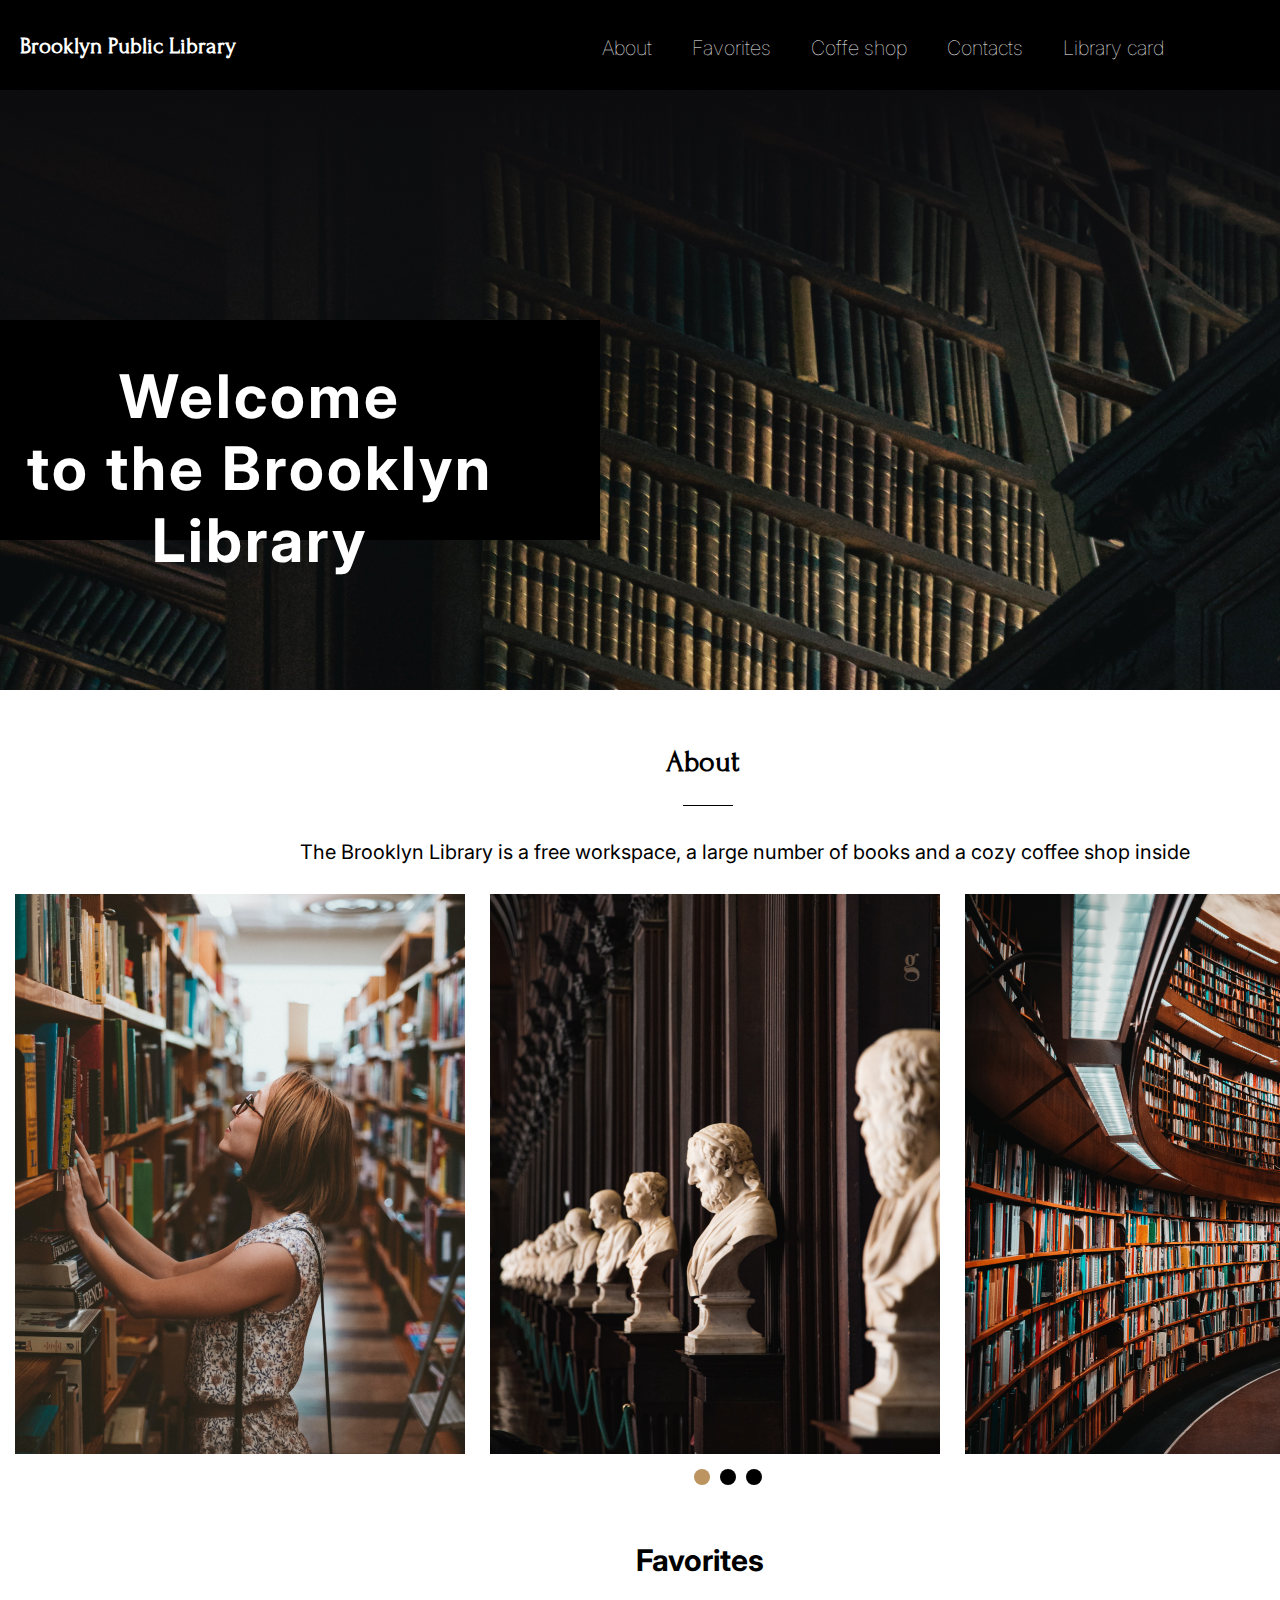
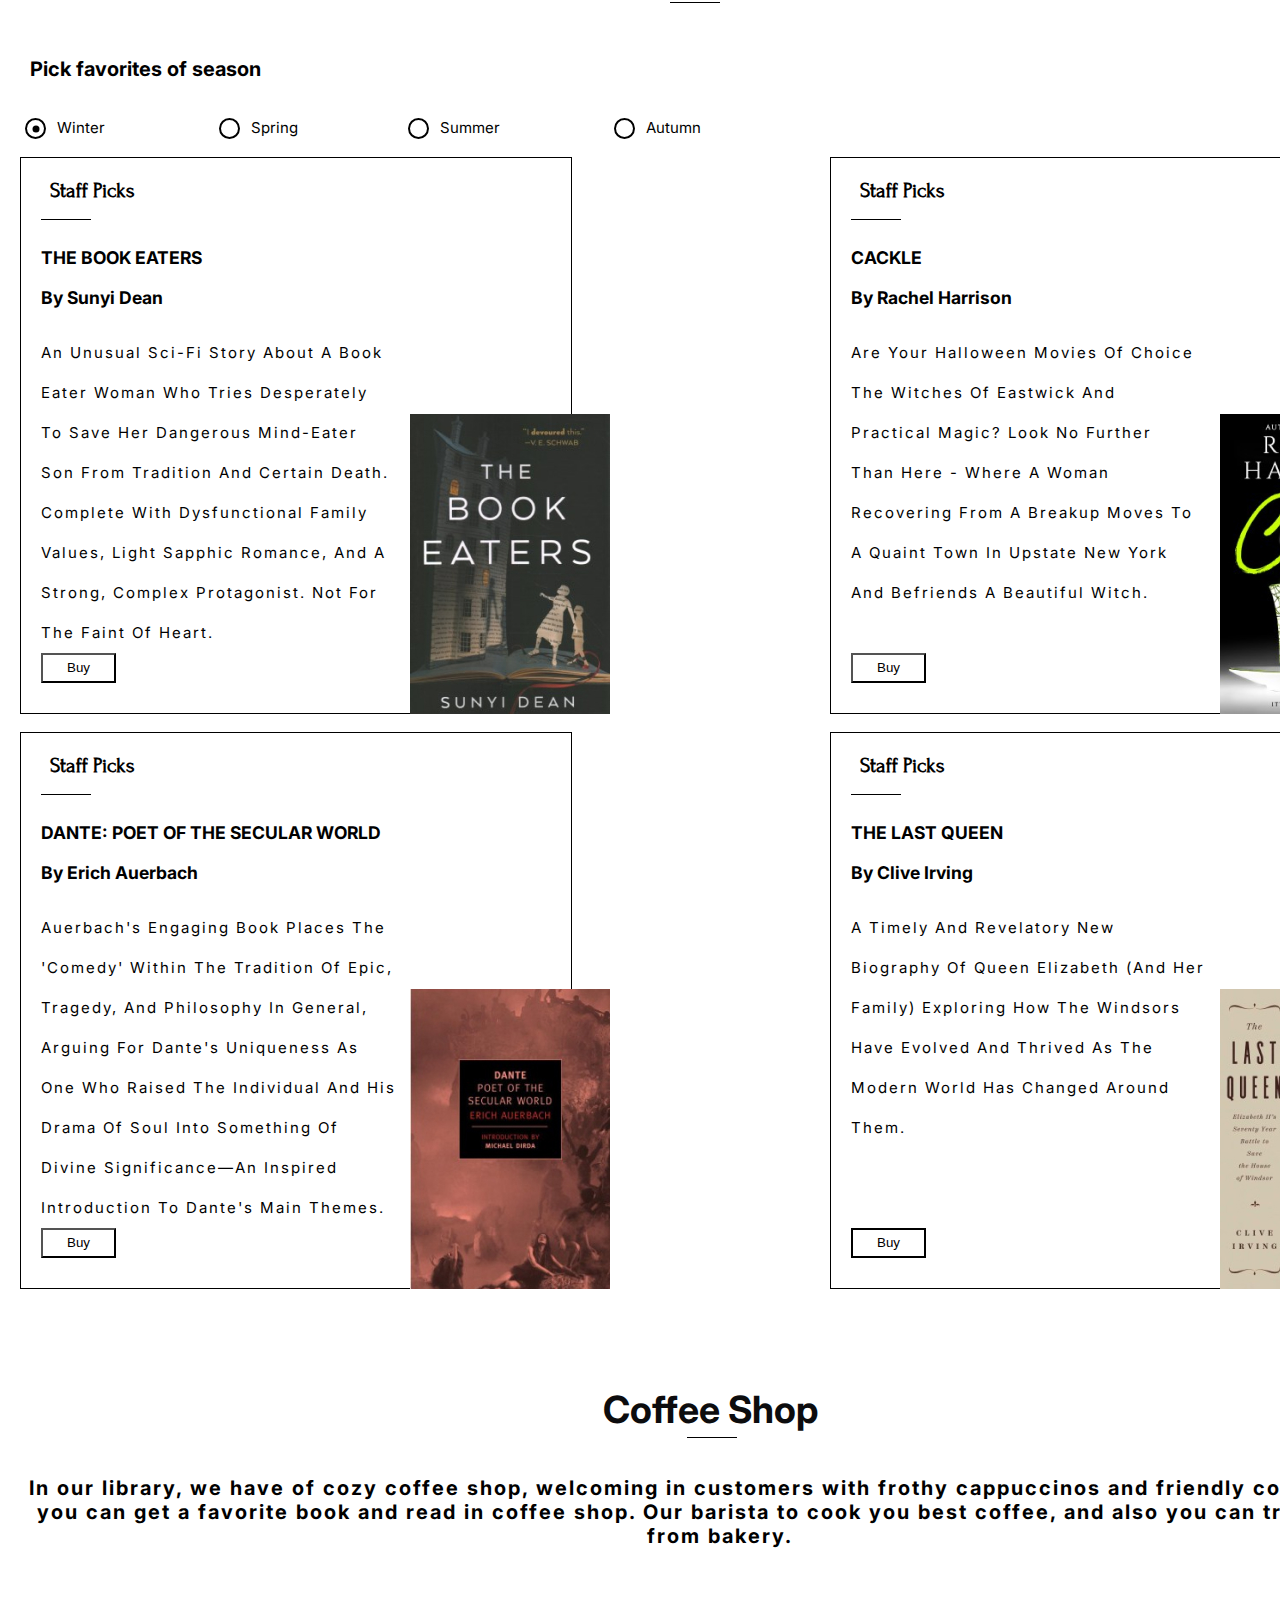
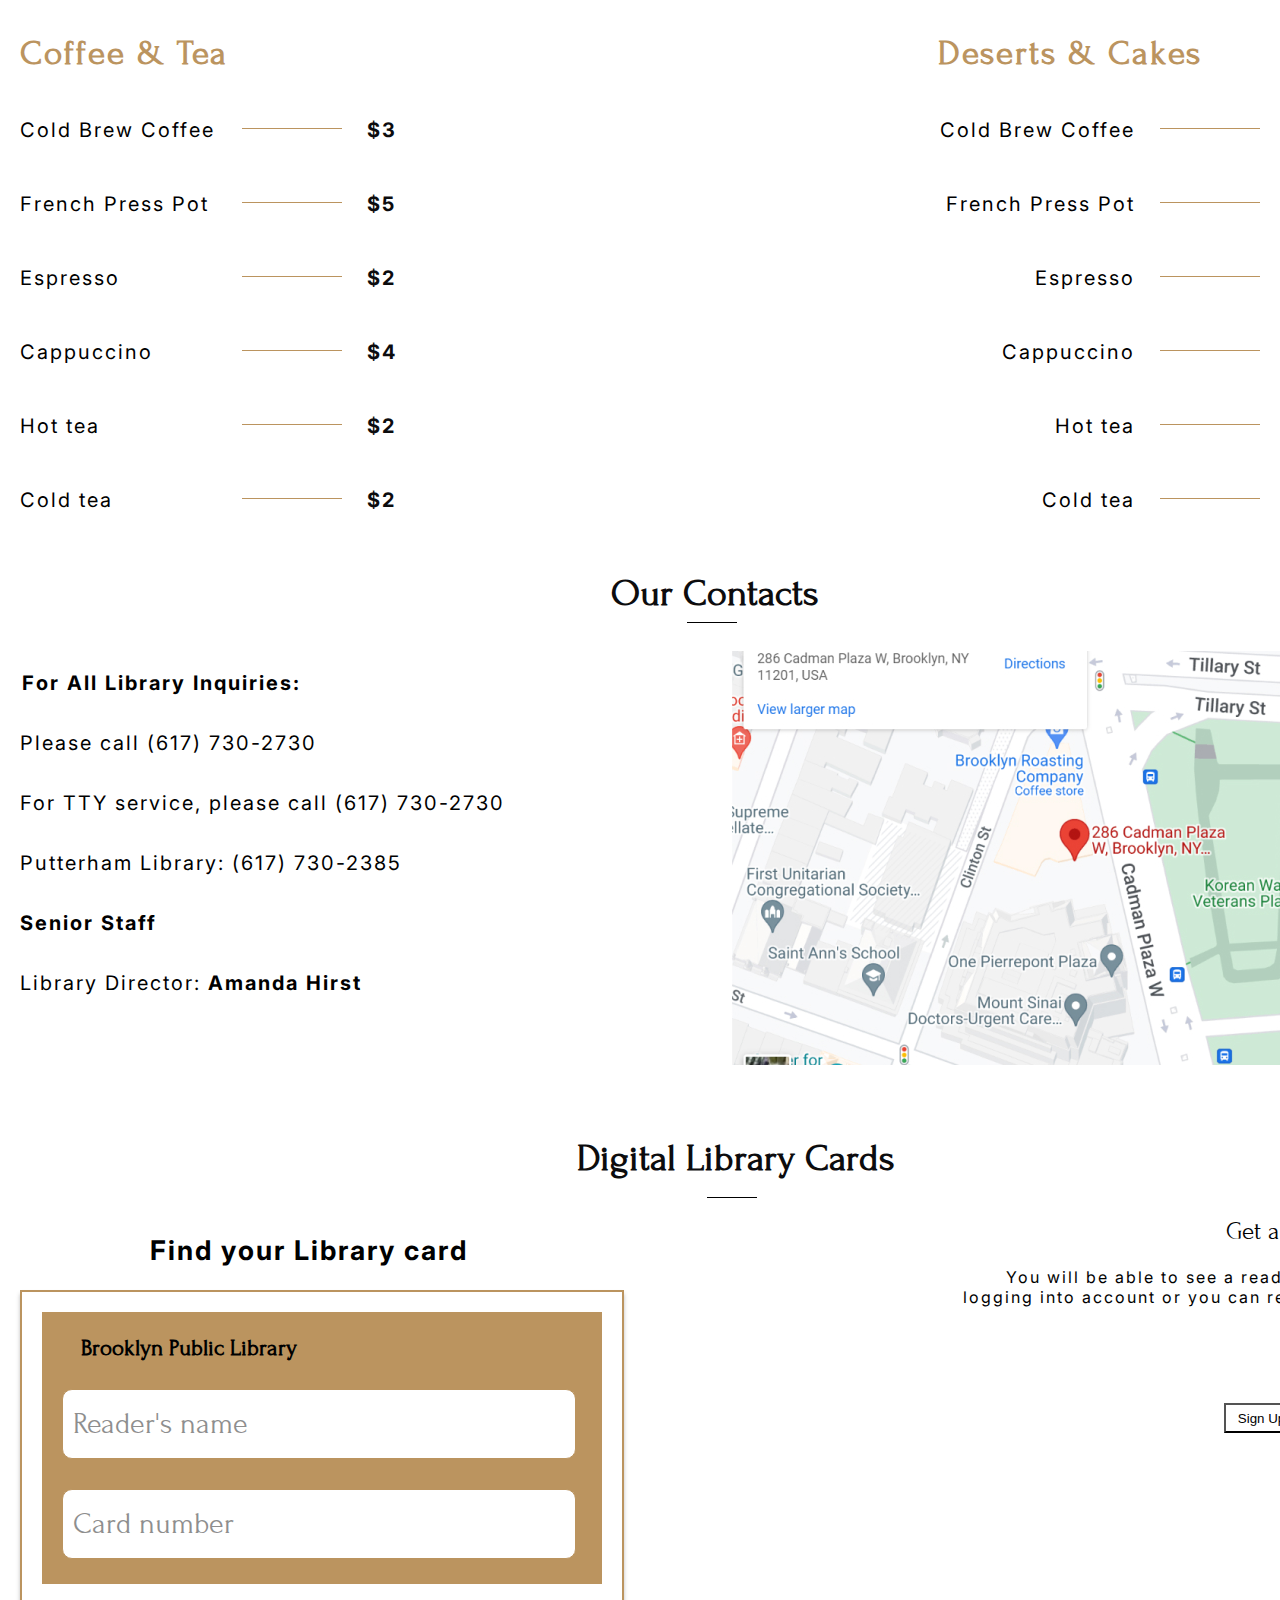
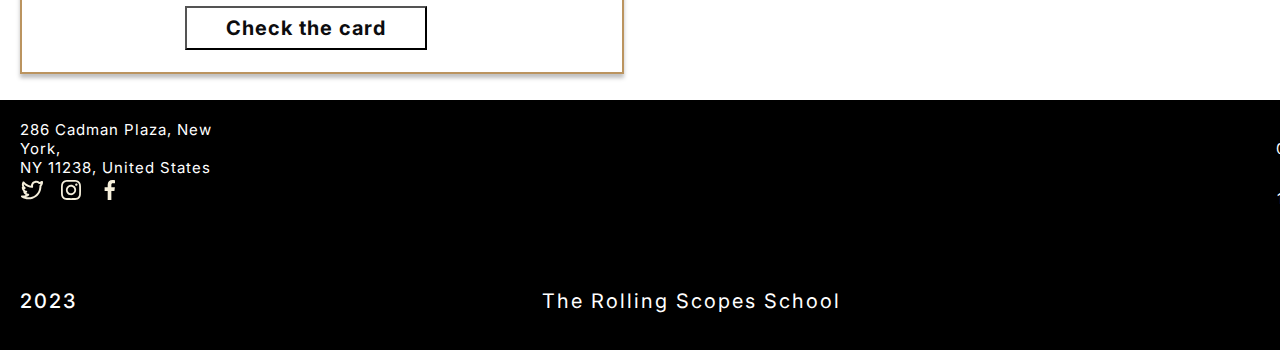
<file: index.html>
<!DOCTYPE html>
<html lang="en">
<head>
    <meta charset="UTF-8">
    <meta http-equiv="X-UA-Compatible" content="IE=edge">
    <meta name="viewport" content="width=device-width, initial-scale=1.0">
    <link rel="stylesheet" href="style.css">
    <link rel="preconnect" href="https://fonts.googleapis.com">
    <link rel="preconnect" href="https://fonts.gstatic.com" crossorigin>
    <link href="https://fonts.googleapis.com/css2?family=Forum&family=Inter:wght@400;700&display=swap" rel="stylesheet">
    <title>Brooklyn Public Library</title>
</head>
<body>
    <header class="header">
        <div class="wrapper">
            <div class="text">
            <h3>Brooklyn Public Library</h3>
        </div>
        <nav>
            <ul class="list">
                <li class="list1"><a class="text1" href="#1">About</a></li>
                <li class="list1"><a class="text1" href="#2">Favorites</a></li>
                <li class="list1"><a class="text1" href="#3">Coffe shop</a></li>
                <li class="list1"><a class="text1" href="#4">Contacts</a></li>
                <li class="list1"><a class="text1" href="#5">Library card</a></li>
            </ul>
        </nav>
        <div class="menu-profile">
            <i class="icon" id="icon">
                <img src="./assets/icon.png" alt="icon_profile">
            </i>
        <div class="box-profile">
            <div class="profile-content">
            <div class="profile"><h4>Profile</h4></div>
            <div class="profile-line"></div>
            <div class="profile-text">
                <div class="login">Log In</div>
                <div class="register">Register</div>
            </div>
        </div>
        </div>
        <div class="auth-profile">
        <div class="icon-auth" id="icon1" title="Yulya Ishim">
            <div class="iniciali"></div>
        </div>
        <div class="box-profile1">
            <div class="profile-content1">
                <div class="profile1"><h4>F76385291</h4></div>
                <div class="profile-line1"></div>
                <div class="profile-text1">
                    <div class="myprofile">My profile</div>
                    <div class="logout">Log out</div>
            </div>
        </div>
    </div>
    </div>
</div>
</div>
    </header>        
    <main class="main">
        <section class="welcome">
            <div id="box">
                <div class="subject">
                    <h1>Welcome <br>
                        to the Brooklyn Library</h1>
                </div>
            </div>
        </section>
        <!--about-->
        <section class="container_about">
            <div id="box1">
                <div class="title">
                    <h2 id="1">About</h2>
                    </div>
                    <div class="line">
                </div>
            </div>
                        <div class="text2">
                            <p>The Brooklyn Library is a free workspace, a large number of books and a cozy coffee shop inside </p>
                       </div>
                       <div class="slider">
                       <div class="slider-images">
                        <div class="slider-line">    
                            <img class="slider-img" src="./assets/image1.jpg" alt="img">
                            <img class="slider-img" src="./assets/image2.jpg" alt="img">
                            <img class="slider-img" src="./assets/image3.jpg" alt="img">
                            <img class="slider-img" src="./assets/image2.jpg" alt="img">
                            <img class="slider-img" src="./assets/image3.jpg" alt="img">
                            <img class="slider-img" src="./assets/image4.jpg" alt="img">
                            <img class="slider-img" src="./assets/image3.jpg" alt="img">
                            <img class="slider-img" src="./assets/image4.jpg" alt="img">
                            <img class="slider-img" src="./assets/image5.jpg" alt="img">
                            <img class="slider-img" src="./assets/image1.jpg" alt="img">
                            <img class="slider-img" src="./assets/image2.jpg" alt="img">
                        </div>
                       </div>
                       <div class="slider-buttons">
                        <div class="slider-button1 active"></div>
                        <div class="slider-button1"></div>
                        <div class="slider-button1"></div>
                       </div>
                    </div>                      
           </section>
           <!--favorites-->
           <section class="container_favorites">
            <div id="box2">
                <div class="title1">
                    <h2 id="2">Favorites</h2>
                </div>
                <div class="line1"></div>
            </div>
            <div class="text3">
                <p>Pick favorites of season</p>
            </div>
            <div class="seasons-wrapper-tab">  
            <div id="winter-box" class="tabbutton active" data-tab="tab1">
                <label>
                    <input type="radio" name="Seasons" value="Winter" checked class="real-radio">
                    <span class="custom-radio"></span>
                    Winter
                </label>
        </div>
            <div id="spring-box" class="tabbutton" data-tab="tab2">
                <label>
                    <input type="radio" name="Seasons" value="Spring" class="real-radio">
                    <span class="custom-radio"></span>
                    Spring
                </label>
            </div>
            <div id="summer-box" class="tabbutton" data-tab="tab3">
                <label><input type="radio" name="Seasons" value="Summer" class="real-radio">
                    <span class="custom-radio"></span>
                    Summer
                </label>
            </div>
            <div id="autumn-box" class="tabbutton" data-tab="tab4">
                <label><input type="radio" name="Seasons" value="Autumn" class="real-radio">
                    <span class="custom-radio"></span>
                    Autumn
                </label>
             </div>               
        </div>
        <div class="items-tab active tab1">
            <div class="wrapper-first-book">
                <div class="box-first-book">
                    <div class="title-first-book">
                        <h3>Staff Picks</h3>
                    </div>
                    <div class="line3"></div>
                    <div class="subject-first-book">
                        <h3>THE BOOK EATERS <br>By Sunyi Dean</h3>
                    </div>
                    <div class="text-first-book">
                        <p>An unusual sci-fi story about a book eater woman who tries desperately to save her dangerous mind-eater son from tradition and certain death. Complete with dysfunctional family values, light Sapphic romance, and a strong, complex protagonist. Not for the faint of heart.</p>
                    </div>
                    <div class="button-first-book">
                        <button class="buy-button" id="button-buy">Buy</button>
                    </div>
                    <div id="img-first-book"></div>     
                </div>
            </div>
                <!--next book-->
                <div class="wrapper-first-book">
                <div class="box-first-book">
                    <div class="title-first-book">
                        <h3>Staff Picks</h3>
                    </div>
                    <div class="line3"></div>
                    <div class="subject-second-book">
                        <h3>CACKLE <br>
                            By Rachel Harrison</h3>
                    </div>
                    <div class="text-second-book">
                        <p>Are your Halloween movies of choice The Witches of Eastwick and Practical Magic? Look no further than here - where a woman recovering from a breakup moves to a quaint town in upstate New York and befriends a beautiful witch.</p>
                    </div>
                    <div class="button-first-book">
                        <button class="buy-button">Buy</button>
                    </div>
                    <div id="img-second-book"></div>     
                </div>
                </div>
                <!--next book-->
                <div class="wrapper-first-book">
                    <div class="box-first-book">
                        <div class="title-first-book">
                            <h3>Staff Picks</h3>
                        </div>
                        <div class="line3"></div>
                        <div class="subject-third-book">
                            <h3>DANTE: POET OF THE SECULAR WORLD <br>
                                By Erich Auerbach</h3>
                        </div>
                        <div class="text-third-book">
                            <p>Auerbach's engaging book places the 'Comedy' within the tradition of epic, tragedy, and philosophy in
                                general, arguing for Dante's uniqueness as one who raised the individual and his drama of soul into
                                something of divine significance—an inspired introduction to Dante's main themes.</p>
                        </div>
                        <div class="button-first-book">
                            <button class="buy-button">Buy</button>
                        </div>
                        <div id="img-third-book"></div>
                    </div>
                </div>
                 <!-- next book-->
                 <div class="wrapper-first-book">
                <div class="box-first-book">
                    <div class="title-first-book">
                        <h3>Staff Picks</h3>
                    </div>
                    <div class="line3"></div>
                    <div class="subject-fourth-book">
                        <h3>THE LAST QUEEN <br>
                            By Clive Irving</h3>
                    </div>
                    <div class="text-fourth-book">
                        <p>A timely and revelatory new biography of Queen Elizabeth (and her family) exploring how the Windsors have evolved and thrived as the modern world has changed around them.</p>
                    </div>
                    <div class="button-first-book">
                        <button class="buy-button-winter">Buy</button>
                    </div>
                    <div id="img-fourth-book"></div>     
                </div>
                 </div> 
        </div>  
                 <!--next container--> 
                 <div class="items-tab tab2">
                    <div class="wrapper-first-book">
                        <div class="box-first-book">
                            <div class="title-first-book">
                                <h3>Staff Picks</h3>
                            </div>
                            <div class="line3"></div>
                            <div class="subject-spring-book1">
                                <h3>THE BODY <br>
                                    By Stephen King</h3>
                            </div>
                            <div class="text-spring-book1">
                                <p>Powerful novel that takes you back to <br> a nostalgic time, exploring both the <br>beauty and danger and loss of <br>innocence that is youth.</p>
                            </div>
                            <div class="button-first-book">
                                <button class="buy-button-spring1">Buy</button>
                            </div>
                            <div id="img-spring-book1"></div>     
                        </div>
                    </div>
                        <!--next book-->
                        <div class="wrapper-first-book">
                        <div class="box-first-book">
                            <div class="title-first-book">
                                <h3>Staff Picks</h3>
                            </div>
                            <div class="line3"></div>
                            <div class="subject-spring-book2">
                                <h3>CARRY: A MEMOIR OF SURVIVAL ON STOLEN LAND<br>
                                    By Toni Jenson</h3>
                            </div>
                            <div class="text-spring-book2">
                                <p>This memoir about the author's<br> relationship with gun violence feels<br> both expansive and intimate, resulting<br> in a lyrical indictment of the way<br> things are.</p>
                            </div>
                            <div class="button-first-book">
                                <button class="buy-button-spring2">Buy</button>
                            </div>
                            <div id="img-spring-book2"></div>     
                        </div>
                        </div>
                         <!--next book-->
                         <div class="wrapper-first-book">
                        <div class="box-first-book">
                            <div class="title-first-book">
                                <h3>Staff Picks</h3>
                            </div>
                            <div class="line3"></div>
                            <div class="subject-spring-book3">
                                <h3>DAYS OF DISTRACTION<br>
                                    By Alexandra Chang</h3>
                            </div>
                            <div class="text-spring-book3">
                                <p>A sardonic view of Silicon Valley <br>culture, a meditation on race, and a <br> journal of displacement and<br> belonging, all in one form-defying<br> package of spare prose.</p>
                            </div>
                            <div class="button-first-book">
                                <button class="buy-button-spring3">Buy</button>
                            </div>
                            <div id="img-spring-book3"></div>     
                        </div>
                         </div>
                         <!-- next book-->
                         <div class="wrapper-first-book">
                        <div class="box-first-book">
                            <div class="title-first-book">
                                <h3>Staff Picks</h3>
                            </div>
                            <div class="line3"></div>
                            <div class="subject-spring-book4">
                                <h3>DOMINICANA<br>
                                    By Angie Cruz</h3>
                            </div>
                            <div class="text-spring-book4">
                                <p>A fascinating story of a teenage girl<br> who marries a man twice her age with <br>the promise to bring her to America.<br> Her marriage is an opportunity for her<br> family to eventually immigrate. For<br> fans of Isabel Allende and Julia<br> Alvarez.</p>
                            </div>
                            <div class="button-first-book">
                                <button class="buy-button-spring">Buy</button>
                            </div>
                            <div id="img-spring-book4"></div>     
                    </div>
             </div>  
                 </div>
             <!--next container--> 
                <div class="items-tab tab3">
                    <div class="wrapper-first-book">
                        <div class="box-first-book">
                            <div class="title-first-book">
                                        <h3>Staff Picks</h3>
                                    </div>
                                    <div class="line3"></div>
                                    <div class="subject-summer-book1">
                                        <h3>CRUDE: A MEMOIR<br>By Pablo Fajardo & ​​Sophie Tardy-Joubert</h3>
                                    </div>
                                    <div class="text-summer-book1">
                                        <p>Drawing and color by Damien Roudeau | <br>This book illustrates the struggles of<br> a group of indigenous Ecuadoreans as<br> they try to sue the ChevronTexaco<br> company for damage their oil fields<br> did to the Amazon and her people</p>
                                    </div>
                                    <div class="button-first-book">
                                        <button class="buy-button-summer1">Buy</button>
                                    </div>
                                    <div id="img-summer-book1"></div>     
                                </div>
                            </div>
                                <!--next book-->
                                <div class="wrapper-first-book">
                                <div class="box-first-book">
                                    <div class="title-first-book">
                                        <h3>Staff Picks</h3>
                                    </div>
                                    <div class="line3"></div>
                                    <div class="subject-summer-book2">
                                        <h3>LET MY PEOPLE GO SURFING<br>
                                            By Yvon Chouinard</h3>
                                    </div>
                                    <div class="text-summer-book2">
                                        <p>Chouinard—climber, businessman,<br> environmentalist—shares tales of<br> courage and persistence from his<br> experience of founding and leading <br>Patagonia, Inc. Full title: Let My <br>People Go Surfing: The Education of a<br> Reluctant Businessman, Including 10<br> More Years of Business Unusual.</p>
                                    </div>
                                    <div class="button-first-book">
                                        <button class="buy-button-summer2">Buy</button>
                                    </div>
                                    <div id="img-summer-book2"></div>     
                                </div>
                                </div>
                                 <!--next book-->
                                 <div class="wrapper-first-book">
                                <div class="box-first-book">
                                    <div class="title-first-book">
                                        <h3>Staff Picks</h3>
                                    </div>
                                    <div class="line3"></div>
                                    <div class="subject-summer-book3">
                                        <h3>THE OCTOPUS MUSEUM: POEMS<br>
                                            By Brenda Shaughnessy</h3>
                                    </div>
                                    <div class="text-summer-book3">
                                        <p>This collection of bold and scathingly <br> beautiful feminist poems imagines<br> what comes after our current age of<br> environmental destruction, racism,<br> sexism, and divisive politics.</p>
                                    </div>
                                    <div class="button-first-book">
                                        <button class="buy-button-summer3">Buy</button>
                                    </div>
                                    <div id="img-summer-book3"></div>     
                                </div>
                                 </div>
                                 <!-- next book-->
                                 <div class="wrapper-first-book">
                                <div class="box-first-book">
                                    <div class="title-first-book">
                                        <h3>Staff Picks</h3>
                                    </div>
                                    <div class="line3"></div>
                                    <div class="subject-summer-book4">
                                        <h3>SHARK DIALOGUES: A NOVEL<br>
                                            By Kiana Davenportg</h3>
                                    </div>
                                    <div class="text-summer-book4">
                                        <p>An epic saga of seven generations of<br> one family encompasses the<br> tumultuous history of Hawaii as a<br> Hawaiian woman gathers her four<br> granddaughters together in an erotic <br>tale of villains and dreamers, queens<br> and revolutionaries, lepers and<br> healers.</p>
                                    </div>
                                    <div class="button-first-book">
                                        <button class="buy-button-summer4">Buy</button>
                                    </div>
                                    <div id="img-summer-book4"></div>     
                                </div>
                                 </div>  
                </div>
                                <!--next container--> 
                                 <div class="items-tab tab4">
                                    <div class="wrapper-first-book">
                                        <div class="box-first-book">
                                            <div class="title-first-book">
                                                <h3>Staff Picks</h3>
                                            </div>
                                            <div class="line3"></div>
                                            <div class="subject-autumn-book1">
                                                <h3>CASUAL CONVERSATION<br>
                                                    By Renia White</h3>
                                            </div>
                                            <div class="text-autumn-book1">                                                <p>White's impressive debut collection<br> takes readers through and beyond<br> the concepts of conversation and the<br> casual - both what we say to each<br> other and what we don't, examining<br> the possibilities around how we<br> construct and communicate identity. </p>
                                            </div>
                                            <div class="button-first-book">
                                                <button class="buy-button-autumn1">Buy</button>
                                            </div>
                                            <div id="img-autumn-book1"></div>     
                                        </div>
                                    </div>
                                        <!--next book-->
                                        <div class="wrapper-first-book">
                                        <div class="box-first-book">
                                            <div class="title-first-book">
                                                <h3>Staff Picks</h3>
                                            </div>
                                            <div class="line3"></div>
                                            <div class="subject-autumn-book2">
                                                <h3>THE GREAT FIRE<br>
                                                    By Lou Ureneck</h3>
                                            </div>
                                            <div class="text-autumn-book2">
                                                <p>The harrowing story of an ordinary<br> American and a principled Naval<br> officer who, horrified by the burning<br> of Smyrna, led an extraordinary <br>rescue effort that saved a quarter of<br> a million refugees from the Armenian<br> Genocide</p>
                                            </div>
                                            <div class="button-first-book">
                                                <button class="buy-button-autumn2">Buy</button>
                                            </div>
                                            <div id="img-autumn-book2"></div>     
                                        </div>
                                        </div>
                                         <!--next book-->
                                         <div class="wrapper-first-book">
                                        <div class="box-first-book">
                                            <div class="title-first-book">
                                                <h3>Staff Picks</h3>
                                            </div>
                                            <div class="line3"></div>
                                            <div class="subject-autumn-book3">
                                                <h3>RICKEY: THE LIFE AND LEGEND<br>
                                                    By Howard Bryant</h3>
                                            </div>
                                            <div class="text-autumn-book3">
                                                <p>With the fall rolling around, one can't<br> help but think of baseball's<br> postseason coming up! And what<br> better way to prepare for it than<br> reading the biography of one of the <br>game's all-time greatest performers,<br> the Man of Steal, Rickey Henderson?</p>
                                            </div>
                                            <div class="button-first-book">
                                                <button class="buy-button-autumn3">Buy</button>
                                            </div>
                                            <div id="img-autumn-book3"></div>     
                                        </div>
                                         </div>
                                         <!-- next book-->
                                         <div class="wrapper-first-book">
                                        <div class="box-first-book">
                                            <div class="title-first-book">
                                                <h3>Staff Picks</h3>
                                            </div>
                                            <div class="line3"></div>
                                            <div class="subject-autumn-book4">
                                                <h3>SLUG: AND OTHER STORIES<br>
                                                    By Megan Milks</h3>
                                            </div>
                                            <div class="text-autumn-book4">
                                                <p>Exes Tegan and Sara find themselves<br> chained together by hairballs of<br> codependency. A father and child<br> experience the shared trauma of<br> giving birth to gods from their<br> wounds.</p>
                                            </div>
                                            <div class="button-first-book">
                                                <button class="buy-button-autumn4">Buy</button>
                                            </div>
                                            <div id="img-autumn-book4"></div>     
                                        </div>
                                         </div>
                                    </div>  
           </section>
           <!-- coffee shop-->
           <section class="container_coffeeshop">
            <div id="box4">
                <div class="title3">
                    <h2 id="3">Coffee Shop</h2>
                </div>
                <div class="line4"></div>
            </div>
            <div class="text4">
                <p>In our library, we have of cozy coffee shop, welcoming in customers with frothy cappuccinos and friendly conversation.<br> 
                    you can get a favorite book and read in coffee shop. Our barista to cook you best coffee, and also you can try desserts <br> from bakery.</p>
            </div>
            <div class="wrapper-menu">
                <div class="coffee-and-tea">
                    <div class="title5">
                        <h3>Coffee & Tea </h3>
                    </div>
                    <div class="coffee-and-tea-menu">
                        <ul class="list-menu">
                            <li class="list2">
                                <p class="text5">Cold Brew Coffee</p>
                                <div class="line5"></div>
                                <p class="price">$3</p>
                            </li>
                            <li class="list2">
                                <p class="text5">French Press Pot</p>
                                <div class="line5"></div>
                                <p class="price">$5</p>
                            </li>
                            <li class="list2">
                                <p class="text5">Espresso</p>
                                <div class="line5"></div>
                                <p class="price">$2</p>
                            </li>
                            <li class="list2">
                                <p class="text5">Cappuccino</p>
                                <div class="line5"></div>
                                <p class="price">$4</p>
                            </li>
                            <li class="list2">
                                <p class="text5">Hot tea</p>
                                <div class="line5"></div>
                                <p class="price">$2</p>
                            </li>
                            <li class="list2">
                                <p class="text5">Cold tea</p>
                                <div class="line5"></div>
                                <p class="price">$2</p>
                            </li>
                        </ul>
                    </div>
                </div>
                <div class="deserts">
                    <div class="title5">
                        <h3>Deserts & Cakes</h3>
                    </div>
                    <div class="coffee-and-tea-menu">
                        <ul class="list-menu2">
                            <li class="list3">
                                <p class="text6">Cold Brew Coffee</p>
                                <div class="line5"></div>
                                <p class="price">$16</p>
                            </li>
                            <li class="list3">
                                <p class="text6">French Press Pot</p>
                                <div class="line5"></div>
                                <p class="price">$16</p>
                            </li>
                            <li class="list3">
                                <p class="text6">Espresso</p>
                                <div class="line5"></div>
                                <p class="price">$15</p>
                            </li>
                            <li class="list3">
                                <p class="text6">Cappuccino</p>
                                <div class="line5"></div>
                                <p class="price">$18</p>
                            </li>
                            <li class="list3">
                                <p class="text6">Hot tea</p>
                                <div class="line5"></div>
                                <p class="price">$16</p>
                            </li>
                            <li class="list3">
                                <p class="text6">Cold tea</p>
                                <div class="line5"></div>
                                <p class="price">$14</p>
                            </li>
                        </ul>
                    </div>
                </div>
            </div>    
           </section>
           <!-- contacts-->
           <section class="container_contacts">
            <div id="box5">
                <div class="title6">
                    <h2 id="4">Our Contacts</h2>
                </div>
                <div class="line4"></div>
            </div>
            <div class="wrapper_contacts">
                <div class="text-info">
                    <div class="title-info"><p>For All Library Inquiries:</p></div>
                    <div class="phone-info">
                        <p class="text-phone">Please call <a href="tel:(617)730-2730" class="link">(617) 730-2730</a></p>
                        <p class="text-phone1">For TTY service, please call <a href="tel:(617)730-2730" class="link">(617) 730-2730</a></p>
                        <p class="text-phone2">Putterham Library: <a href="tel:(617)730-2385" class="link">(617) 730-2385</a></p>
                    </div>
                    <div class="senior-staff">
                        <p class="name-staff">Senior Staff</p>
                        <p class="name-staff1">Library Director: <a href="mailto:AmandaHirst@gmail.com" class="link" style="font-weight: 700;">Amanda Hirst</a></p>
                    </div>               
                </div>
                <div class="map" id="6">
                </div>
            </div>
           </section>

           <!--librarycard-->

           <section class="container-librarycard">
            <div id="box6">
                <div class="title7">
                    <h2 id="5">Digital Library Cards</h2>
                </div>
                <div class="line6"></div>
            </div>
            <div class="wrapper-librarycard">
                <div class="find-card">
                    <div class="title-card1">
                        <p>Find your Library card</p>
                    </div>
                    <div class="box-card">
                        <div class="gold-card">
                            <div class="text-card2">
                                <h3>Brooklyn Public Library</h3>
                            </div>
                            <form>
                                <input type="text" name="Reader's name" value="Reader's name" class="input1">
                                <input type="text" name="Card number" value="Card number" class="input2">
                            </form>
                        </div>
                        <button class="button-card3">Check the card</button>
                    </div>
                </div>
                <div class="get-a-card">
                    <p class="title-card">Get a reader card</p>
                    <p class="text-card">    You will be able to see a reader card after <br> logging into account or you can register a new<br> account</p>
                     <button class="button-card">Sign Up</button>
                     <button class="button-card1">Log in</button>
                </div>
            </div>
           </section>
        </main>
        <!--footer-->
    <footer>
        <div class="container-footer">
            <div class="wrapper-frame">
                <div class="box-frame1">
                    <div class="adress-frame1">
                        <a href="#6" id="link1">286 Cadman Plaza, New York,<br> NY 11238, United States</a>
                    </div>
                    <div class="mon-fri">Mon - Fri<br>08:00 am - 07:00 pm</div>
                </div>                    
                <div class="box-frame2">
                    <div class="box-icon">
                       <i class="icon-frame2">
                        <a href="https://twitter.com/?lang=ru">
                            <img src="./assets/icont.svg" alt="icon_twitter">
                        </a>
                       </i>
                       <i class="icon-frame2">
                        <a href="https://www.instagram.com/">
                        <img src="./assets/iconi.svg" alt="icon_instagram">
                        </a>
                        </i>
                        <i class="icon-frame2">
                            <a href="https://ru-ru.facebook.com/">
                        <img src="./assets/iconf.svg" alt="icon_facebook">
                    </a>
                    </i>
                    </div>
                    <div class="mon-fri">Sat - Sun<br>
                        10:00 am - 06:00 pm</div>
                </div>
            </div>  
            <div class="line7"></div>     
        <div class="box-frame3">
            <div class="data-frame3">
                <time>2023</time>
            </div>
            <div class="rsschool">
                <a href="https://rs.school/js-stage0/" class="link2">The Rolling Scopes School</a>
            </div>
            <div class="username">
                <a href="https://github.com/YulyaIs" class="link2">YulyaIs</a>
            </div>
        </div>
        </div>       
    </footer>
     <!--modal register-->
     <div class="modal">
      <div class="modal-register">
        <span class="button-close">
            <svg xmlns="http://www.w3.org/2000/svg" width="19" height="19" viewBox="0 0 19 19" fill="none">
                <path d="M2 16.8507L17 2.00003" stroke="#0C0C0E" stroke-width="3"/>
                <path d="M2 2.14926L17 17" stroke="#0C0C0E" stroke-width="3"/>
              </svg>
        </span>
        <div class="register-text"><h3>Register</h3></div>
        <form class="form-register">
        <div class="input-register">
            <label for="firstname">First name</label>
            <input id="firstname" type="text" placeholder="Enter your name" name="firstname" required>
        </div>
        <div class="input-register">
            <label for="lastname">Last name</label>
            <input id="lastname" type="text" placeholder="Enter your last name" name="lastname" required>
        </div>
        <div class="input-register">
            <label for="email">E-mail</label>
            <input id="email" type="email" placeholder="something@example.com" name="email" required>
        </div>
        <div class="input-register">
            <label for="password">Password</label>
            <input id="password" type="password" placeholder="At least 8 characters" name="password" minlength="8" required>
        </div>
            <button type="submit" class="button-register">Sign up</button>
        </form>
        <div class="register-text1">
            <div class="question">Already have an account?</div>
            <div class="register-login">Login</div>
        </div>
     </div>
     <div class="overlay"></div>
    </div>
    <!--modal login-->
    <div class="modal1">
        <div class="modal-login">
            <span class="button-close1">
                <svg xmlns="http://www.w3.org/2000/svg" width="19" height="19" viewBox="0 0 19 19" fill="none">
                    <path d="M2 16.8507L17 2.00003" stroke="#0C0C0E" stroke-width="3"/>
                    <path d="M2 2.14926L17 17" stroke="#0C0C0E" stroke-width="3"/>
                  </svg>
            </span>
        <div class="login-text"><h3>Login</h3></div>
        <form class="form-login">
            <div class="input-login">
                <label for="E-mail or readers card">E-mail or readers card</label>
                <input id="emailcard" type="text" placeholder="Enter e-mail or readers card" name="emailcard" required>
            </div>
            <div class="input-login">
                <label for="password">Password</label>
                <input id="password1" type="password" placeholder="At least 8 characters" name="password" minlength="8" required>
            </div>
            <button type="submit" class="button-login">Log in</button>
        </form>
        <div class="login-text1">
            <div class="question1">Don’t have an account?</div>
            <div class="register-login1">Register</div>
        </div>
        </div>
        <div class="overlay1"></div>
    </div>
    <!--modal buy a library card-->
    <div class="modal2">
        <div class="modal-card">
        <div class="modal-title">
            <span class="button-close2">
                <svg xmlns="http://www.w3.org/2000/svg" width="19" height="19" viewBox="0 0 19 19" fill="none">
                    <path d="M2 16.8507L17 2" stroke="white" stroke-width="3"/>
                    <path d="M2 2.14929L17 17" stroke="white" stroke-width="3"/>
                  </svg>
            </span>
            <div class="modal-text"><h3>Buy a library card</h3></div>      
        </div>
        <div class="modal-form">
            <form class="form-card">
                <div class="input3">
                    <label for="Bank card number">Bank card number</label>
                <input id="bankcard" type="text" name="bankcard" minlength="16" required>
                </div>
                <label for="Expiration code">Expiration code</label>
              <div class="input4">
                <input id="month" type="text" name="month" minlength="2" maxlength="2"required><input id="year" type="text" name="year" maxlength="2" minlength="2" required>
              </div>
              <label for="CVC">CVC</label>
               <div class="input5">
                <input id="cvc" type="text" name="cvc" minlength="3" maxlength="3" required>
            </div>
            </form>
            <form class="form-card1">
                <label for="Cardholder name">Cardholder name</label>
                <input id="bankcard1" type="text" name="bankcard1">
                <label for="Postal code">Postal code</label>
                <input id="postalcode" type="number" name="posralcode">
                <label for="City / Town">City / Town</label>
                <input id="city" type="text" name="city">
            </form>
            <div class="buycard">
            <button type="submit" class="button-buy">Buy</button>
            <div class="price">$ 25.00</div>
        </div>
        </div>
        <div class="modal-text1">
            If you are live, work, attend school,<br> or pay property taxes in New York<br> State, you can get a $25 digital<br> library card right now using this<br> online form. Visitors to New York<br> State can also use this form to<br> apply for a temporary card.      
           </div>
        </div>
    <div class="overlay2"></div>
</div>
    <!--modal3-->
    <section class="container-librarycard1">
        <div id="box6">
            <div class="title7">
                <h2 id="5">Digital Library Cards</h2>
            </div>
            <div class="line6"></div>
        </div>
        <div class="wrapper-librarycard">
            <div class="find-card">
                <div class="title-card1">
                    <p>Your Library card</p>
                </div>
                <div class="box-card">
                    <div class="gold-card">
                        <div class="text-card2">
                            <h3>Brooklyn Public Library</h3>
                        </div>
                        <form>
                            <input type="text" name="Reader's name" value="Yulya Ishim" class="input1">
                            <input type="text" name="Card number" value="F76385291" class="input2">
                        </form>
                    </div>
                    <div class="cards-profile">
                        <div class="visits"></div>
                        <div class="bonuses"></div>
                        <div class="books-card"></div>
                    </div>
                </div>
            </div>
            <div class="get-a-card">
                <p class="title-card">Visit your profile</p>
                <p class="text-card1">With a digital library card you get free access<br> to the Library’s wide array of digital resources<br> including e-books, databases, educational<br> resources, and more. </p>
                 <button class="button-card2">Profile</button>
            </div>
        </div>
    </section>

              <!-- modal profile-->
              <div class="modal4">
                <div class="modal-profile">
                <div class="box-name"> 
                    <div class="box-name1">
                        <div class="box-inic">
                            <h4>YI</h4>
                        </div>
                        <div class="box-name3">
                            <h4>Yulya Ishim</h4>
                        </div>
                    </div>
                </div>
                <div class="box-info">
                    <span class="button-close3">
                        <svg xmlns="http://www.w3.org/2000/svg" width="19" height="19" viewBox="0 0 19 19" fill="none">
                            <path d="M2 16.8507L17 2.00001" stroke="#0C0C0E" stroke-width="3"/>
                            <path d="M2 2.14928L17 17" stroke="#0C0C0E" stroke-width="3"/>
                          </svg>
                       </span>
                    <div class="myprofile1">My profile</div>
                    <div class="cardsprofile">
                        <div class="visits1">
                           <h4 class="text7">Visits</h4>
                           <img src="./assets/Union.png" alt="union" class="img1">
                           <h4 class="number1">23</h4>
                        </div>
                        <div class="bonuses1">
                            <h4 class="text7">Bonuses</h4>
                            <img src="./assets/Star.png" alt="star" class="img1">
                            <h4 class="number1">1240</h4>
                        </div>
                        <div class="books1">
                            <h4 class="text7">Books</h4>
                            <img src="./assets/book.png" alt="book" class="img1">
                            <h4 class="number1">2</h4>
                        </div>
                    </div>
                    <div class="rentedbooks">
                        <h3>Rented books</h3>
                        <ul class="books2">
                            <li>The Last Queen, Clive Irving</li>
                            <li>Dominicana, Angie Cruz</li>
                        </ul>
                    </div>
                    <div class="cardnumber">
                        <div class="cardnumber1">Card number</div>
                        <div class="number">F76385291</div>
                        <div class="iconcopy"><img src="./assets/icon copy.png" alt="icon-copy"></div>
                    </div>
                </div>
              </div>
              <div class="overlay4"></div>
            </div>
    <script src="index.js"></script>
</body>
</html>
</file>
<file: style.css>
html, body{
    margin: 0 auto;
    padding: 0;
    box-sizing: border-box;
    max-width: 1440px;
    font-family: 'Forum', cursive;
    font-family: 'Inter', sans-serif;

}

.header {
    background-color: black;
    width: 1440px;
    height: 90px;

}

.wrapper {
    max-width: 1440px;
    height: 90px;
    display: flex;
    flex-wrap: wrap;
    justify-content: space-between;
    
}

nav {
    display: flex;
    justify-content: space-between;
    float: left;

}

.list {
    display: flex;
    flex-wrap: wrap;
    float: left;
    
    
}

.list1 {
    margin-left: 40px;
}

.text1 {
    display: flex;
    flex-wrap: wrap;
    color: white;
    padding-top: 20px;
    font-family: inter;
    font-weight: 20;
    text-decoration: none;
    font-size: 20px;
    font-style: normal;


}

.text1:hover, text1:focus, .text1:active{
    opacity: .70;
}

.menu-profile {
    margin-top: 39px;
}
.menu-profile.active {
    display: block;

}

.icon {
    width: 28px;
    height: 28px;
    padding-right: 0%;
    padding-top: 30px;
    margin-right: 40px;
    cursor: pointer;
}

.icon.none {
    display: none;

}

.box-profile {
    width: 80px;
    height: 115px;
    text-align: center;
    margin-top: -23px;
    background-color: white;
    display: none;
}

.box-profile.active {
    display: block;
}


.profile {
    font-family: inter;
    font-size: 15px;
    font-weight: 700px;
    font-style: normal;
}

.profile-line {
    width: 40px;
    height: 1px;
    background: #bb945f;
    margin-left: 20px;
    margin-top: -10px;
}

.profile-text {
    width: 59px;
    height: 50px;
    background-color: white;
    margin-top: 10px;
    margin-left: 10px;
    text-align: center;
}

.login {
    color: #000;
    text-align: center;
    font-family: Inter;
    font-size: 15px;
    font-style: normal;
    font-weight: 400;
    cursor: pointer;

}

.register {
    color: #000;
    font-family: Inter;
    font-size: 15px;
    font-style: normal;
    font-weight: 400;
    margin-top: 15px;
    cursor: pointer;
}





.text {
    display: flex;
    flex-wrap: wrap;
    width: 294px;
    height: 50px;
    color: white;
    margin-left: 20px;
    padding-top: 10px;
    font-style: normal;
    font-size: 20px;
    font-family: forum;
}

.welcome {
    width: 1440px;
    height: 600px;
    background: url("./assets/welcome.jpg");
    background-size: cover;

}

#box {
    position: absolute;
    width: 600px;
    height: 220px;
    background-color: black;
    top: 320px;

}

.subject {
    color: white;
    font-style: forum;
    font-style: normal;
    font-weight: 100;
    font-size: 30px;
    letter-spacing: 3px;
    text-align: center;
    width: 520px;
    height: 150px;
    
}

/*about*/

.container_about {
    background-color: white;
    width: 1440px;
    height: 797px;
    display: flex;
    flex-wrap: wrap;
    justify-content: space-between;
    position: relative;
    overflow: hidden;
}

#box1 {
    width: 106px;
    height: 61px;
    position: absolute;
    background-color: white;
    left: 650px;
    margin-top: 30px;
}

.title {
    text-align: center;
    font-style: normal;
    width: 106px;
    height: 40px;
    font-size: 20px;
    font-family: forum;
    
}

.line {
    width: 50px;
    height: 1px;
    background-color: black;
    margin-left: 33px;
    margin-top: 20px;
}

.text2 {
    width: 1440px;
    height: 40px;
    display: flex;
    flex-wrap: wrap;
    font-style: inter;
    font-size: 20px;
    margin-top: 130px;
    margin-left: 300px;
    font-style: normal;


}

.slider {
    width: 1440px;
    height: 560px;
    position: relative;
    margin-left: 15px;

}

.slider-images {
   width: 450px;
   height: 560px;


}

.slider-line {
    display: flex;
    transition: all 1s;
    position: relative;
    justify-content: space-between;

}

.slider-img {
    width: 450px;
    height: 560px;
    margin-right: 25px;

}

.slider-buttons {
    width: 68px;
    height: 16px;
    display: flex;
    position: relative;
    margin-left: auto;
    margin-right: auto;
    margin-top: 15px;
    justify-content: space-between;
}

.slider-button1 {
    width: 16px;
    height: 16px;
    border-radius: 50%;
    background-color: black;

}

.slider-button1:hover {
    background-color: #bb945f;
    cursor: pointer;
}

.slider-button1.active {
    background-color: #bb945f;
}

/* favorites */

.container_favorites {
    width: 1440px;
    height: 1439px;
    background-color: white;
    display: flex;
    flex-wrap: wrap;
    position: relative;

}

#box2 {
    width: 160px;
    height: 61px;
    position: absolute;
    background-color: white;
    left: 620px;
    margin-top: 30px;
}

.title1 {
    text-align: center;
    font-style: fotum;
    width: 160px;
    height: 40px;
    font-size: 20px;
    font-style: normal;

    
}

.line1 {
    width: 50px;
    height: 1px;
    background-color: black;
    margin-left: 50px;
    margin-top: 20px;
}

.text3 {
    color: #000;
    text-align: center;
    font-family: Inter;
    font-size: 20px;
    font-style: normal;
    font-weight: 700;
    line-height: normal;
    margin-top: 150px;
    margin-left: 30px;

}

.seasons-wrapper-tab {
    width: 700px;
    height: 24px;
    background-color: white;
    justify-content: space-between;
    flex-wrap: wrap;
    display: flex;
    position: absolute;
    margin-top: 230px;
    margin-left: 20px;

}

#winter-box {
    width: 104px;
    height: 24px;
    background-color: white;
}


label {
    cursor: pointer;
}

.real-radio {
    width: 0;
    height: 0;
    position: absolute;
    opacity: 0;
}
   
.custom-radio {
    position: relative;
    display: inline-block;
    width: 17px;
    height: 17px;
    background-color: white;
    border: 2px solid black;
    border-radius: 50%;
    vertical-align: text-top;
    margin-left: 5px;
    margin-right: 7px;
}

.custom-radio::before {
    content: '';

    display: inline-block;
    width: 7px;
    height: 7px;
    background-color: #000;
    border-radius: 50%;
    position: absolute;
    left: 50%;
    top: 50%;
    transform: translate( -50%, -50% );
    transition: 0.2s ease-in;
    display: none;
}

.real-radio:checked + .custom-radio::before {
    display: block;
}

#spring-box {
    width: 99px;
    height: 24px;
    background-color: white;
}

#summer-box {
    width: 116px;
    height: 24px;
    background-color: white;
}

#autumn-box {
    width: 111px;
    height: 24px;
    background-color: white;
}

.items-tab {
    width: 1400px;
    height: 1150px;
    background-color: white;
    display: flex;
    flex-wrap: wrap;
    justify-content: space-between;
    margin: auto;
    display: none;

}


.items-tab.active {
    display: flex;
    animation-name: tab; 
    animation-duration: 4s; 

}

@keyframes tab {
    from {
        opacity: 0.5;
    }

    to {opacity: 1;

    }
}


.wrapper-first-book {
    width: 590px;
    height: 555px;
    background-color: white;
    display: flex;
    flex-wrap: wrap;
    position: relative;
}

.box-first-book {
    width: 550px;
    height: 555px;
    background-color: white;
    border: 1px solid #000;
}

.title-first-book {
    width: 102px;
    height: 40px;
    background-color: white;
    margin-left: 20px;
    text-align: center;
    font-style: normal;
    font-size: 18px;
    white-space: nowrap;
    font-family: forum;

    
}

.line3 {
    width: 50px;
    height: 1px;
    background-color: black;
    margin-left: 20px;
}

.subject-first-book {
    width: 168px;
    height: 80px;
    font-family: inter;
    font-style: normal;
    font-weight: 700;
    font-size: 15px;
    text-transform: capitalize;
    color: #000;
    margin-left: 20px;
    line-height: 40px;

}

.text-first-book {
    width: 350px;
    height: 320px;
    margin-left: 20px;
    color: #000;
    font-family: Inter;
    font-size: 15px;
    font-style: normal;
    font-weight: 400;
    line-height: 40px;
    text-transform: capitalize;
    letter-spacing: 2px;
}

.buy-button {
    width: 75px;
    height: 30px;
    background-color: white;
    margin-left: 20px;
    text-align: center;
    cursor: pointer;

}

#img-first-book {
    width: 200px;
    height: 300px;
    background: url("./assets/firstbook.jpg");
    position: absolute;
    left: 390px;
    top: 257px;

}

.subject-second-book {
    width: 173px;
    height: 80px;
    font-family: inter;
    font-style: normal;
    font-weight: 700;
    font-size: 15px;
    text-transform: capitalize;
    color: #000;
    margin-left: 20px;
    line-height: 40px;

}

.text-second-book {
    width: 350px;
    height: 320px;
    margin-left: 20px;
    color: #000;
    font-family: Inter;
    font-size: 15px;
    font-style: normal;
    font-weight: 400;
    line-height: 40px;
    text-transform: capitalize;
    letter-spacing: 2px;
}

#img-second-book {
    width: 200px;
    height: 300px;
    background: url("./assets/secondbook.jpg");
    position: absolute;
    top: 257px;
    left: 390px;

}

.subject-third-book {
    width: 355px;
    height: 80px;
    font-family: inter;
    font-style: normal;
    font-weight: 700;
    font-size: 15px;
    text-transform: capitalize;
    color: #000;
    margin-left: 20px;
    line-height: 40px;

}

.text-third-book {
    width: 355px;
    height: 320px;
    margin-left: 20px;
    color: #000;
    font-family: Inter;
    font-size: 15px;
    font-style: normal;
    font-weight: 400;
    line-height: 40px;
    text-transform: capitalize;
    letter-spacing: 2px;
}

#img-third-book {
    width: 200px;
    height: 300px;
    background: url("./assets/thirdbook.jpg");
    position: absolute;
    left: 390px;
    top: 257px;

}

.subject-fourth-book {
    width: 156px;
    height: 80px;
    font-family: inter;
    font-style: normal;
    font-weight: 700;
    font-size: 15px;
    text-transform: capitalize;
    color: #000;
    margin-left: 20px;
    line-height: 40px;

}

.text-fourth-book {
    width: 355px;
    height: 240px;
    margin-left: 20px;
    color: #000;
    font-family: Inter;
    font-size: 15px;
    font-style: normal;
    font-weight: 400;
    line-height: 40px;
    text-transform: capitalize;
    letter-spacing: 2px;
}

#img-fourth-book {
    width: 200px;
    height: 300px;
    background: url("./assets/fourthbook.jpg");
    position: absolute;
    left: 390px;
    top: 257px;

}

.buy-button-winter {
    width: 75px;
    height: 30px;
    border: 2px solid black;
    margin-left: 20px;
    text-align: center;
    cursor: pointer;
    margin-top: 80px;
    background-color: white;
}

/* containers */

.subject-spring-book1 {
    width: 150px;
    height: 80px;
    font-family: inter;
    font-style: normal;
    font-weight: 700;
    font-size: 15px;
    text-transform: capitalize;
    color: #000;
    margin-left: 20px;
    line-height: 40px;

}

.text-spring-book1 {
    width: 355px;
    height: 160px;
    margin-left: 20px;
    color: #000;
    font-family: Inter;
    font-size: 15px;
    font-style: normal;
    font-weight: 400;
    line-height: 40px;
    text-transform: capitalize;
    letter-spacing: 2px;
}

#img-spring-book1 {
    width: 200px;
    height: 300px;
    background: url("./assets/springbook1.jpg");
    position: absolute;
    left: 390px;
    top: 257px;

}

.buy-button-spring1 {
    width: 75px;
    height: 30px;
    background-color: white;
    margin-left: 20px;
    text-align: center;
    cursor: pointer;
    margin-top: 160px;

}

.subject-spring-book2 {
    width: 457px;
    height: 80px;
    font-family: inter;
    font-style: normal;
    font-weight: 700;
    font-size: 15px;
    text-transform: capitalize;
    color: #000;
    margin-left: 20px;
    line-height: 40px;

}

.text-spring-book2 {
    width: 355px;
    height: 200px;
    margin-left: 20px;
    color: #000;
    font-family: Inter;
    font-size: 15px;
    font-style: normal;
    font-weight: 400;
    line-height: 40px;
    text-transform: capitalize;
    letter-spacing: 2px;
}

.buy-button-spring2 {
    width: 75px;
    height: 30px;
    background-color: white;
    margin-left: 20px;
    text-align: center;
    cursor: pointer;
    margin-top: 120px;

}

#img-spring-book2 {
    width: 200px;
    height: 300px;
    background: url("./assets/springbook2.jpg");
    position: absolute;
    left: 390px;
    top: 257px;

}

.subject-spring-book3 {
    width: 209px;
    height: 80px;
    font-family: inter;
    font-style: normal;
    font-weight: 700;
    font-size: 15px;
    text-transform: capitalize;
    color: #000;
    margin-left: 20px;
    line-height: 40px;

}

.text-spring-book3 {
    width: 355px;
    height: 200px;
    margin-left: 20px;
    color: #000;
    font-family: Inter;
    font-size: 15px;
    font-style: normal;
    font-weight: 400;
    line-height: 40px;
    text-transform: capitalize;
    letter-spacing: 2px;
}

.buy-button-spring3 {
    width: 75px;
    height: 30px;
    background-color: white;
    margin-left: 20px;
    text-align: center;
    cursor: pointer;
    margin-top: 120px;

}

#img-spring-book3 {
    width: 200px;
    height: 300px;
    background: url("./assets/springbook3.jpg");
    position: absolute;
    left: 390px;
    top: 257px;

}

.subject-spring-book4 {
    width: 129px;
    height: 80px;
    font-family: inter;
    font-style: normal;
    font-weight: 700;
    font-size: 15px;
    text-transform: capitalize;
    color: #000;
    margin-left: 20px;
    line-height: 40px;

}

.text-spring-book4 {
    width: 355px;
    height: 280px;
    margin-left: 20px;
    color: #000;
    font-family: Inter;
    font-size: 15px;
    font-style: normal;
    font-weight: 400;
    line-height: 40px;
    text-transform: capitalize;
    letter-spacing: 2px;
}

.buy-button-spring {
    width: 75px;
    height: 30px;
    border: 2px solid black;
    margin-left: 20px;
    text-align: center;
    cursor: pointer;
    margin-top: 40px;
    background-color: white;
}

#img-spring-book4 {
    width: 200px;
    height: 300px;
    background: url("./assets/springbook4.jpg");
    position: absolute;
    left: 390px;
    top: 257px;

}

.subject-summer-book1 {
    width: 380px;
    height: 80px;
    font-family: inter;
    font-style: normal;
    font-weight: 700;
    font-size: 15px;
    text-transform: capitalize;
    color: #000;
    margin-left: 20px;
    line-height: 40px;
    white-space: nowrap;

}

.text-summer-book1 {
    width: 355px;
    height: 240px;
    margin-left: 20px;
    color: #000;
    font-family: Inter;
    font-size: 15px;
    font-style: normal;
    font-weight: 400;
    line-height: 40px;
    text-transform: capitalize;
    letter-spacing: 2px;
}

.buy-button-summer1 {
    width: 75px;
    height: 30px;
    background-color: white;
    margin-left: 20px;
    text-align: center;
    cursor: pointer;
    margin-top: 90px;

}

#img-summer-book1 {
    width: 200px;
    height: 300px;
    background: url("./assets/summerbook1.jpg");
    position: absolute;
    left: 390px;
    top: 257px;

}

.subject-summer-book2 {
    width: 260px;
    height: 80px;
    font-family: inter;
    font-style: normal;
    font-weight: 700;
    font-size: 15px;
    text-transform: capitalize;
    color: #000;
    margin-left: 20px;
    line-height: 40px;

}

.text-summer-book2 {
    width: 355px;
    height: 320px;
    margin-left: 20px;
    color: #000;
    font-family: Inter;
    font-size: 15px;
    font-style: normal;
    font-weight: 400;
    line-height: 40px;
    text-transform: capitalize;
    letter-spacing: 2px;
}

.buy-button-summer2 {
    width: 75px;
    height: 30px;
    background-color: white;
    margin-left: 20px;
    text-align: center;
    cursor: pointer;
    margin-top: 10px;

}

#img-summer-book2 {
    width: 200px;
    height: 300px;
    background: url("./assets/summerbook2.jpg");
    position: absolute;
    left: 390px;
    top: 257px;

}

.subject-summer-book3 {
    width: 291px;
    height: 80px;
    font-family: inter;
    font-style: normal;
    font-weight: 700;
    font-size: 15px;
    text-transform: capitalize;
    color: #000;
    margin-left: 20px;
    line-height: 40px;

}

.text-summer-book3 {
    width: 355px;
    height: 200px;
    margin-left: 20px;
    color: #000;
    font-family: Inter;
    font-size: 15px;
    font-style: normal;
    font-weight: 400;
    line-height: 40px;
    text-transform: capitalize;
    letter-spacing: 2px;
}

.buy-button-summer3 {
    width: 75px;
    height: 30px;
    background-color: white;
    margin-left: 20px;
    text-align: center;
    cursor: pointer;
    margin-top: 130px;

}

#img-summer-book3 {
    width: 200px;
    height: 300px;
    background: url("./assets/summerbook3.jpg");
    position: absolute;
    left: 390px;
    top: 257px;

}

.subject-summer-book4 {
    width: 254px;
    height: 80px;
    font-family: inter;
    font-style: normal;
    font-weight: 700;
    font-size: 15px;
    text-transform: capitalize;
    color: #000;
    margin-left: 20px;
    line-height: 40px;
    white-space: nowrap;

}

.text-summer-book4 {
    width: 355px;
    height: 320px;
    margin-left: 20px;
    color: #000;
    font-family: Inter;
    font-size: 15px;
    font-style: normal;
    font-weight: 400;
    line-height: 40px;
    text-transform: capitalize;
    letter-spacing: 2px;
}

.buy-button-summer4 {
    width: 75px;
    height: 30px;
    background-color: white;
    margin-left: 20px;
    text-align: center;
    cursor: pointer;
    margin-top: 10px;

}

#img-summer-book4 {
    width: 200px;
    height: 300px;
    background: url("./assets/summerbook4.jpg");
    position: absolute;
    left: 390px;
    top: 257px;

}


.subject-autumn-book1 {
    width: 223px;
    height: 80px;
    font-family: inter;
    font-style: normal;
    font-weight: 700;
    font-size: 15px;
    text-transform: capitalize;
    color: #000;
    margin-left: 20px;
    line-height: 40px;

}

.text-autumn-book1 {
    width: 355px;
    height: 280px;
    margin-left: 20px;
    color: #000;
    font-family: Inter;
    font-size: 15px;
    font-style: normal;
    font-weight: 400;
    line-height: 40px;
    text-transform: capitalize;
    letter-spacing: 2px;

}

.buy-button-autumn1 {
    width: 75px;
    height: 30px;
    background-color: white;
    margin-left: 20px;
    text-align: center;
    cursor: pointer;
    margin-top: 50px;

}

#img-autumn-book1 {
    width: 200px;
    height: 300px;
    background: url("./assets/autumnbook1.jpg");
    position: absolute;
    left: 390px;
    top: 257px;

}


.subject-autumn-book2 {
    width: 146px;
    height: 80px;
    font-family: inter;
    font-style: normal;
    font-weight: 700;
    font-size: 15px;
    text-transform: capitalize;
    color: #000;
    margin-left: 20px;
    line-height: 40px;
    white-space: nowrap;

}

.text-autumn-book2 {
    width: 355px;
    height: 280px;
    margin-left: 20px;
    color: #000;
    font-family: Inter;
    font-size: 15px;
    font-style: normal;
    font-weight: 400;
    line-height: 40px;
    text-transform: capitalize;
    letter-spacing: 2px;

}

.buy-button-autumn2 {
    width: 75px;
    height: 30px;
    background-color: white;
    margin-left: 20px;
    text-align: center;
    cursor: pointer;
    margin-top: 50px;

}

#img-autumn-book2 {
    width: 200px;
    height: 300px;
    background: url("./assets/autumnbook2.jpg");
    position: absolute;
    left: 390px;
    top: 257px;

}


.subject-autumn-book3 {
    width: 280px;
    height: 80px;
    font-family: inter;
    font-style: normal;
    font-weight: 700;
    font-size: 15px;
    text-transform: capitalize;
    color: #000;
    margin-left: 20px;
    line-height: 40px;
    white-space: nowrap;

}

.text-autumn-book3 {
    width: 355px;
    height: 280px;
    margin-left: 20px;
    color: #000;
    font-family: Inter;
    font-size: 15px;
    font-style: normal;
    font-weight: 400;
    line-height: 40px;
    text-transform: capitalize;
    letter-spacing: 2px;

}

.buy-button-autumn3 {
    width: 75px;
    height: 30px;
    background-color: white;
    margin-left: 20px;
    text-align: center;
    cursor: pointer;
    margin-top: 40px;

}

#img-autumn-book3 {
    width: 200px;
    height: 300px;
    background: url("./assets/autumnbook3.jpg");
    position: absolute;
    left: 390px;
    top: 257px;

}


.subject-autumn-book4 {
    width: 249px;
    height: 80px;
    font-family: inter;
    font-style: normal;
    font-weight: 700;
    font-size: 15px;
    text-transform: capitalize;
    color: #000;
    margin-left: 20px;
    line-height: 40px;

}

.text-autumn-book4 {
    width: 355px;
    height: 240px;
    margin-left: 20px;
    color: #000;
    font-family: Inter;
    font-size: 15px;
    font-style: normal;
    font-weight: 400;
    line-height: 40px;
    text-transform: capitalize;
    letter-spacing: 2px;

}

.buy-button-autumn4 {
    width: 75px;
    height: 30px;
    background-color: white;
    margin-left: 20px;
    text-align: center;
    cursor: pointer;
    margin-top: 80px;

}

#img-autumn-book4 {
    width: 200px;
    height: 300px;
    background: url("./assets/autumnbook4.jpg");
    position: absolute;
    left: 390px;
    top: 257px;

}

/* coffe shop */

.container_coffeeshop {
    display: flex;
    flex-wrap: wrap;
    width: 1440px;
    height: 815px;
    background-color: white;
    position: relative;
}

#box4 {
    width: 220px;
    height: 61px;
    background-color: white;
    left: 600px;
    margin-top: 30px;
    position: absolute;
    text-align: justify;
}

.title3 {
    text-align: center;
    font-style: fotum;
    color: #0C0C0E;
    font-size: 25px;
    font-style: normal;
    font-weight: 400;
    margin-bottom: 10px;
    width: 220px;
    height: 40px;
    margin-top: 5px;
    white-space: nowrap;
}

.line4 {
    width: 50px;
    height: 1px;
    background-color: black;
    margin-left: 87px;
    margin-top: 10px;
}

.text4 {
    color: #000;
    text-align: center;
    font-family: Inter;
    font-size: 20px;
    font-style: normal;
    font-weight: 700;
    margin-top: 130px;
    width: 1400px;
    height: 120px;
    letter-spacing: 2px;
    margin-left: 20px;
    margin-right: 20px;

}

.wrapper-menu {
    width: 1400px;
    height: 520px;
    background-color: white;
    display: flex;
    flex-wrap: wrap;
    margin-left: 20px;
    justify-content: space-between;

}

.coffee-and-tea {
    width: 438px;
    height: 520px;
    background-color: white;

}

.title5 {
    font-family: forum;
    font-size: 30px;
    color: #bb945f;
    letter-spacing: 2px;
    font-style: normal;


}

.list-menu {
    padding-left: 0;
    display: flex;
    flex-direction: column;

}

.list2 {
    list-style-type: none;
    width: 438px;
    height: 40px;
    background-color: white;
    margin-bottom: 34px;
    display: flex;
    flex-wrap: wrap;
    justify-content: space-between;

}

.text5 {
    width: 197px;
    height: 40px;
    color: #000;
    font-family: Inter;
    font-size: 20px;
    font-weight: 400;
    letter-spacing: 2px;
    margin-top: 10px;
    white-space: nowrap;
    font-style: normal;


}

.line5 {
    width: 100px;
    height: 1px;
    background-color: #bb945f;
    margin-top: 20px;

}

.price {
    width: 21px;
    height: 40px;
    font-family: forum;
    font-size: 20px;
    margin-top: 10px;
    font-style: normal;


}


.deserts {
    width: 482px;
    height: 520px;
    background-color: white;
}

.list-menu2 {
    padding-left: 0;
    display: flex;
    flex-direction: column;
    text-align: right;
}

.list3 {
    list-style-type: none;
    width: 438px;
    height: 40px;
    background-color: white;
    margin-bottom: 34px;
    display: flex;
    flex-wrap: wrap;
    justify-content: space-between;

}

.text6 {
    width: 197px;
    height: 40px;
    color: #000;
    font-family: Inter;
    font-size: 20px;
    font-weight: 400;
    letter-spacing: 2px;
    margin-top: 10px;
    white-space: nowrap;
    font-style: normal;


}

.line5 {
    width: 100px;
    height: 1px;
    background-color: #bb945f;
    margin-top: 20px;

}

.price {
    width: 21px;
    height: 40px;
    font-family: forum;
    font-size: 20px;
    margin-top: 10px;
    margin-right: 7px;
    font-style: normal;


}

/* contacts*/

.container_contacts {
    width: 1440px;
    height: 545px;
    position: relative;
    display: flex;
    flex-wrap: wrap;
}

#box5 {
    width: 240px;
    height: 61px;
    background-color: white;
    left: 600px;
    margin-top: 0px;
    position: absolute;
    text-align: center;
}

.title6 {
    text-align: center;
    font-family: forum;
    color: #0C0C0E;
    font-size: 25px;
    font-style: normal;
    font-weight: 400;
    margin-bottom: 10px;
    width: 220px;
    height: 40px;
    margin-left: 5px;
}

.line4 {
    width: 50px;
    height: 1px;
    background-color: black;
    margin-left: 87px;
    margin-top: 10px;
}

.wrapper_contacts {
    width: 1400px;
    height: 414px;
    margin-left: 20px;
    margin-top: 110px;
    display: flex;
}

.text-info {
    width: 503px;
    height: 380px;

}

.title-info {
    width: 282px;
    height: 40px;
    font-family: inter;
    font-size: 20px;
    color: #000;
    font-weight: 700;
    letter-spacing: 2px;
    text-align: center;
    white-space: nowrap;
    font-style: normal;

}

.phone-info {
    width: 503px;
    height: 160px;
}

.text-phone {
    width: 306px;
    height: 40px;
    font-family: inter;
    font-size: 20px;
    letter-spacing: 2px;
    color: #000;
    font-style: normal;

}

.text-phone1 {
    width: 503px;
    height: 40px;
    font-family: inter;
    font-size: 20px;
    letter-spacing: 2px;
    color: #000;
    font-style: normal;

}

.text-phone2 {
    width: 393px;
    height: 40px;
    font-size: 20px;
    letter-spacing: 2px;
    font-family: inter;
    white-space: nowrap;
    font-style: normal;

}

.senior-staff {
    width: 351px;
    height: 100px;
}

.name-staff {
    width: 138px;
    height: 40px;
    font-size: 20px;
    letter-spacing: 2px;
    font-family: inter;
    font-weight: 700;
    white-space: nowrap;
    font-style: normal;

}

.name-staff1 {
    width: 351px;
    height: 40px;
    font-size: 20px;
    letter-spacing: 2px;
    font-family: inter;
    white-space: nowrap;
    font-style: normal;


}

.link {
    color: #000;
    text-decoration: none;
}

.map {
    width: 696px;
    height: 414px;
    background: url(./assets/map.jpg);
    margin-left: 200px;
}

/* librarycard */

.container-librarycard {
    width: 1440px;
    height: 614px;
    display: flex;
    flex-wrap: wrap;
}

#box6 {
    width: 372px;
    height: 61px;
    background-color: white;
    left: 600px;
    margin-top: 20px;
    text-align: center;
    margin-left: 550px;
}

.title7 {
    text-align: center;
    font-family: forum;
    color: #0C0C0E;
    font-size: 25px;
    font-style: normal;
    font-weight: 400;
    margin-bottom: 10px;
    width: 372px;
    height: 40px;
}

.line6 {
    width: 50px;
    height: 1px;
    background-color: black;
    margin-left: 157px;
    margin-top: 20px;
}

.wrapper-librarycard {
    width: 1400px;
    height: 453px;
    display: flex;
    flex-wrap: wrap;
    justify-content: space-between;
}

.find-card {
    width: 600px;
    height: 453px;
}

.title-card1 {
    width: 324px;
    height: 36px;
    font-family: inter;
    font-size: 27px;
    letter-spacing: 2px;
    margin-left: 150px;
    padding-bottom: 20px;
    font-weight: 700;
    margin-top: 0px;
    padding-top: 0px;
    white-space: nowrap;
    font-style: normal;


}

.box-card {
    width: 600px;
    height: 380px;
    display: flex;
    flex-wrap: wrap;
    box-shadow: 0px 4px 4px 0px rgba(0, 0, 0, 0.25);
    border: 2px solid #bb945f;
    margin-left: 20px;
}

.gold-card {
    width: 560px;
    height: 272px;
    background-color: #bb945f;
    display: flex;
    flex-wrap: wrap;
    margin-left: 20px;
    margin-top: 20px;
}

.text-card2 {
    width: 294px;
    height: 50px;
    font-family: forum;
    font-size: 20px;
    text-align: center;
    font-style: normal;

    
}

.input1 {
    width: 500px;
    height: 66px;
    border-radius: 10px;
    background-color: white;
    margin-left: 13px;
    color: #8E8E8E;
    font-family: Forum;
    font-size: 30px;
    padding-left: 10px;
    margin-left: 20px;
    font-style: normal;

}


.input2 {
    width: 500px;
    height: 66px;
    border-radius: 10px;
    background-color: white;
    margin-left: 20px;
    margin-top: 25px;
    color: #8E8E8E;
    font-family: Forum;
    font-size: 30px;
    padding-left: 10px;
    font-style: normal;


}

.button-card3 {
    width: 242px;
    height: 44px;
    margin-left: 163px;
    cursor: pointer;
    text-align: center;
    color: #0C0C0E;
    font-family: Inter;
    font-size: 20px;
    letter-spacing: 1px;
    font-weight: 700;
    background-color: white;
    font-style: normal;

}



.get-a-card {
    width: 456px;
    height: 253px;
}

.title-card {
    width: 220px;
    height: 30px;
    font-family: forum;
    font-size: 25px;
    margin-top: 5px;
    text-align: right;
    margin-left: 235px;
    line-height: 40px;
    font-style: normal;

}

.text-card {
    width: 456px;
    height: 120px;
    font-family: inter;
    font-size: 16px;
    letter-spacing: 2px;
    text-align: right;
    font-style: normal;

}

.button-card {
    width: 75px;
    height: 30px;
    margin-left: 280px;
    cursor: pointer;
    text-align: center;
    background-color: white;
}

.button-card1 {
    width: 75px;
    height: 30px;
    margin-left: 20px;
    cursor: pointer;
    text-align: center;
    background-color: white;
}

/* footer*/

.container-footer {
    width: 1440px;
    height: 250px;
    display: flex;
    flex-wrap: wrap;
    background-color: #000;

}

.wrapper-frame {
    width: 1400px;
    height: 90px;
    margin-top: 20px;
    margin-left: 20px;
    display: flex;
    flex-wrap: wrap;
    
}

.box-frame1 {
    width: 1400px;
    height: 40px;
    background-color: black;
    display: flex;
    flex-wrap: wrap;
    justify-content: space-between;

}

.adress-frame1 {
    width: 229px;
    height: 40px;
    font-family: Inter;
    font-size: 15px;
    letter-spacing: 1px;
    font-style: normal;


}

#link1 {
    color: white;
    text-decoration: none;
}

.mon-fri {
    width: 149px;
    height: 40px;
    text-align: right;
    font-family: Inter;
    font-size: 15px;
    color: white;
    text-align: right;
    font-style: normal;


}


.box-frame2 {
    width: 1400px;
    height: 40px;
    margin-top: 10px;
    display: flex;
    flex-wrap: wrap;
    justify-content: space-between;

}

.box-icon {
    width: 102px;
    height: 24px;
    background-color: black;
    display: flex;
    flex-wrap: wrap;
    justify-content: space-between;
    margin-top: 8px;
}

.icon-frame2 {
    width: 24px;
    height: 24px;
}


.line7 {
    width: 1400px;
    height: 1px;
    background: #000;
    margin-left: 20px;
}

.box-frame3 {
    width: 1400px;
    height: 22px;
    margin-left: 20px;
    display: flex;
    flex-wrap: wrap;
    justify-content: space-between;
}

.data-frame3 {
    width: 56px;
    height: 20px;
    letter-spacing: 2px;
    font-family: inter;
    font-weight: 500;
    font-size: 20px;
    color: white;
    font-style: normal;

}

.rsschool {
    width: 300px;
    height: 22px;
    text-align: center;
    font-family: Inter;
    font-size: 20px;
    font-weight: 400;
    letter-spacing: 2px;
    white-space: nowrap;
    font-style: normal;

}

.link2 {
    text-decoration: none;
    color: white;
}

.username {
    width: 113px;
    height: 22px;
    text-align: center;
    font-family: Inter;
    font-size: 20px;
    font-weight: 400;
    letter-spacing: 2px;
    font-style: normal;
}

/* modal register*/


.modal {
    position: fixed;
    top: 0;
    left: 0;
    width: 100%;
    height: 100%;
    display: flex;
    justify-content: center;
    align-items: center;
    display: none;
}

.modal.active {
    display: flex;
}

.overlay {
    opacity: 0.8;
    background-color: #000;
    width: 100%;
    height: 100%;
    position: absolute;
    z-index: 0;

}


.modal-register {
    position: relative;
    width: 250px;
    height: 382px;
    background-color: white;
    border: 1px solid black;
    z-index: 2;

}


.register-text {
    text-align: center;
    font-size: 20px;
    font-family: forum;
    text-transform: uppercase;
    font-weight: 400;
    padding-top: 5px;
    font-style: normal;
}

.button-close {
    width: 20px;
    height: 20px;
    color: #0C0C0E;
    font-weight: bold;
    float: right;
    cursor: pointer;
    margin-top: 5px;
    margin-right: 5px;

}


.form-register {
    width: 200px;
    height: 270px;
    padding: 0px 25px 0px 25px;


}
input {
    outline: none;
    width: 190px;
    height: 20px;
    border: 1px solid #BB945F;
    margin: 5px 0px 5px 0px;

}

input:invalid {
    border: 2px solid red;
}

input:not(:focus):invalid {
    border: 1px solid #BB945F;

}

label {
    color: #000;
    text-align: center;
    font-family: Inter;
    font-size: 15px;
    font-style: normal;
    font-weight: 400;
}

.button-register {
    width: 75px;
    height: 30px;
    border-radius: 2px;
    border: 1px solid #0C0C0E;
    margin-top: 10px;
    cursor: pointer;
    background-color: white;
    text-align: center;
}


.button-register p {
    color: #0C0C0E;
    text-align: center;
    font-family: Inter;
    font-size: 10px;
    font-style: normal;
    font-weight: 700;
    letter-spacing: 1px;
    margin-top: 2px;
}

.register-text1 {
    width: 164px;
    height: 12px;
    padding-left: 20px;
    display: flex;
    flex-wrap: wrap;
    justify-content: space-between;
}

.question {
    color: #000;
    font-family: Inter;
    font-size: 10px;
    font-style: normal;
    font-weight: 400;

}

.register-login {
    color: #0C0C0E;
    text-align: center;
    font-family: Inter;
    font-size: 10px;
    font-style: normal;
    font-weight: 700;
    text-decoration-line: underline;
    cursor: pointer;
}

/*modal login*/

.modal1 {
    position: fixed;
    top: 0;
    left: 0;
    width: 100%;
    height: 100%;
    display: flex;
    justify-content: center;
    align-items: center;
    display: none;
}

.modal1.active {
    display: flex;
}

.overlay1 {
    opacity: 0.8;
    background-color: #000;
    width: 100%;
    height: 100%;
    position: absolute;
    z-index: 0;

}


.modal-login {
    position: relative;
    width: 250px;
    height: 262px;
    background-color: white;
    border: 1px solid black;
    z-index: 2;

}


.login-text {
    text-align: center;
    font-size: 20px;
    font-family: forum;
    text-transform: uppercase;
    font-weight: 400;
    padding-top: 5px;
    font-style: normal;
}

.button-close1 {
    width: 20px;
    height: 20px;
    color: #0C0C0E;
    font-weight: bold;
    float: right;
    cursor: pointer;
    margin-top: 5px;
    margin-right: 5px;
}


.form-login {
    width: 200px;
    height: 160px;
    padding: 0px 25px 0px 25px;


}
input {
    outline: none;
    width: 190px;
    height: 20px;
    border: 1px solid #BB945F;
    margin: 6px 0px 5px 0px;

}


input:invalid {
    border: 2px solid red;
}

input:not(:focus):invalid {
    border: 1px solid #BB945F;

}

label {
    color: #000;
    text-align: center;
    font-family: Inter;
    font-size: 15px;
    font-style: normal;
    font-weight: 400;
}

.button-login {
    width: 75px;
    height: 30px;
    border-radius: 2px;
    border: 1px solid #0C0C0E;
    margin-top: 10px;
    cursor: pointer;
    background-color: white;
    text-align: center;
}


.button-login p {
    color: #0C0C0E;
    text-align: center;
    font-family: Inter;
    font-size: 10px;
    font-style: normal;
    font-weight: 700;
    letter-spacing: 1px;
    margin-top: 2px;
}

.login-text1 {
    width: 164px;
    height: 12px;
    padding-left: 20px;
    display: flex;
    flex-wrap: wrap;
    justify-content: space-between;
}

.question1 {
    color: #000;
    font-family: Inter;
    font-size: 10px;
    font-style: normal;
    font-weight: 400;

}

.register-login1 {
    color: #0C0C0E;
    text-align: center;
    font-family: Inter;
    font-size: 10px;
    font-style: normal;
    font-weight: 700;
    text-decoration-line: underline;
    cursor: pointer;
}

/*modal buy a library card*/
.modal2 {
    position: fixed;
    top: 0;
    left: 0;
    width: 100%;
    height: 100%;
    display: flex;
    justify-content: center;
    align-items: center;
    display: none;
}

.modal2.active {
    display: flex;
}

.overlay2 {
    opacity: 0.4;
    background-color: #000;
    width: 100%;
    height: 100%;
    position: absolute;
    z-index: 0;

}

.modal-card {
    width: 640px;
    height: 540px;
    background-color: white;
    display: flex;
    flex-wrap: wrap;
    justify-content: space-between;
    border: 1px solid black;
    z-index: 2;

}

.modal-title {
    width: 640px;
    height: 60px;
    background-color: black;
    padding: 5px 0px 5px 0px;
}

.button-close2 {
    width: 15px;
    height: 15px;
    color: white;
    font-weight: bold;
    float: right;
    cursor: pointer;
    margin-right: 20px;
    margin-top: 20px;
}

.modal-text {
    text-align: center;
    font-size: 40px;
    font-family: Forum;
    font-weight: 400;
    text-transform: uppercase;
    margin-top: -40px;
    color: white;
    font-style: normal;
}

.modal-form {
    width: 200px;
    height: 450px;
    background-color: white;
    margin-left: 40px;
    margin-top: 10px;
    display: flex;
    flex-wrap: wrap;
    justify-content: space-around;
    

}

.modal-text1 {
    margin-right: 40px;
    margin-top: 20px;
    color: #8E8E8E;
    font-family: Inter;
    font-size: 15px;
    font-style: normal;
    font-weight: 400;
    letter-spacing: 2px;
    
}

.form-card {
    width: 200px;
    height: 170px;
    background-color: white;
    padding-top: 10px;
}

.form-card1 {
    width: 200px;
    height: 170px;
    background-color: white;
    padding-top: 10px;
}

#month {
    width: 45px;
    height: 20px;
    background-color: white;

}

#year {
    width: 45px;
    height: 20px;
    background-color: white;
}

.input4 {
    display: flex;
    justify-content: space-between;
    margin-right: 85px;
}

#cvc {
    width: 45px;
    height: 20px;
}


input:invalid {
    border: 2px solid red;
}

input:not(:focus):invalid {
    border: 1px solid #BB945F;

}

.buycard {
    width: 200px;
    display: flex;
    justify-content: space-between;
    flex-wrap: nowrap;
    
}

.button-buy {
    width: 75px;
    height: 30px;
    background-color: white;
    cursor: pointer;
}

.price {
    color: #0C0C0E;
    font-family: Inter;
    font-size: 20px;
    font-style: normal;
    font-weight: 700;
    letter-spacing: 2px;
    text-transform: uppercase;
    white-space: nowrap ;
    margin-right: 70px;
}

/*icon auth*/
.auth-profile.none {
    display: none;
}

.icon-auth {
    width: 28px;
    height: 28px;
    margin-right: 40px;
    border-radius: 50%;
    cursor: pointer;
    display: none;
    background-color: white;
    text-align: center;
}

.icon-auth.active {
    display: flex;

}

.box-profile1 {
    width: 80px;
    height: 115px;
    text-align: center;
    margin-top: -20px;
    background-color: white;
    display: none;
}

.box-profile1.active {
    display: block;
}

.profile1 {
    font-family: inter;
    font-size: 15px;
    font-weight: 700px;
    font-style: normal;
}

.profile-line1 {
    width: 40px;
    height: 1px;
    background: #bb945f;
    margin-left: 20px;
    margin-top: -10px;
}

.profile-text1 {
    width: 59px;
    height: 50px;
    background-color: white;
    margin-top: 10px;
    margin-left: 10px;
    text-align: center;
}

.myprofile {
    color: #000;
    font-family: Inter;
    font-size: 15px;
    font-style: normal;
    font-weight: 400;
    cursor: pointer;
    white-space: nowrap;
    margin-left: -4px;

}

.logout {
    color: #000;
    font-family: Inter;
    font-size: 15px;
    font-style: normal;
    font-weight: 400;
    margin-top: 15px;
    cursor: pointer;
}

.iniciali {
    color: #BB945F;
    font-family: Inter;
    font-size: 15px;
    font-style: normal;
    font-weight: 400;
    margin-top: 5px;
    margin-left: 4px;
    letter-spacing: 2px;
}

.container-librarycard1 {
    display: none;
}

/*modal profile*/

.modal4 {
    position: fixed;
    top: 0;
    left: 0;
    width: 100%;
    height: 100%;
    display: flex;
    justify-content: center;
    align-items: center;
    display: none;
}

.modal4.active {
    display: flex;
}

.overlay4 {
    opacity: 0.6;
    background-color: #000;
    width: 100%;
    height: 100%;
    position: absolute;
    z-index: 0;

}

.modal-profile {
    width: 600px;
    height: 400px;
    background-color: white;
    display: flex;
    z-index: 2;
}

.button-close3 {
    width: 15px;
    height: 15px;
    font-weight: bold;
    cursor: pointer;
    float: right;
    margin-right: -5px;
    margin-top: 20px;
}

.box-name {
    width: 170px;
    height: 400px;
    position: relative;
    background-color: black;

}

.box-inic {
    width: 80px;
    height: 80px;
    background-color: white;
    position: absolute;
    margin: 139px 45px 184px 45px;

}

.box-inic h4 {
    margin-top: 30px;
    color: #BB945F;
    text-align: center;
    font-family: Inter;
    font-size: 20px;
    font-style: normal;
    font-weight: 400;
    text-transform: capitalize;
}

.box-name3 {
    width: 120px;
    height: 30px;
    background-color: white;
    position: absolute;
    margin-top: 230px;
    margin-left: 25px;
}

.box-name3 h4 {
    margin-top: 5px;
    color: #000;
    text-align: center;
    font-family: Inter;
    font-size: 18px;
    font-style: normal;
    font-weight: 400;
    text-transform: uppercase;
    white-space: nowrap;
}

.box-info {
    position: relative;
}

.myprofile1 {
    color: #000;
    text-align: center;
    font-family: Forum;
    font-size: 40px;
    font-style: normal;
    font-weight: 400;
    text-transform: uppercase;
    margin-left: -120px;
    margin-top: 27px;
}

.cardsprofile  {
    display: flex;
    margin-left: -105px;
    margin-top: 10px;
    justify-content: center;
    grid-gap: 40px;
}

.text7 {
    margin-left: -10px;
}

.img1 {
    margin-top: -10px;
}

.number1 {
    margin-top: 10px;
}



.rentedbooks {
    margin-left: 30px;
    margin-top: -20px;
}

.rentedbooks h3 {
    color: #0C0C0E;
    text-align: center;
    font-family: Inter;
    font-size: 25px;
    font-style: normal;
    font-weight: 400;
    margin-left: -200px;
}

.books2 {
    color: #000;
    font-family: Inter;
    font-size: 20px;
    font-style: normal;
    font-weight: 400;
    letter-spacing: 2px;
    text-transform: capitalize;
}

.cardnumber {
    display: flex;
    justify-content: center;
    margin-left: -70px;
    grid-gap: 20px;
}

.carnumber1 {
    color: #0C0C0E;
    text-align: center;
    font-family: Inter;
    font-size: 20px;
    font-style: normal;
    font-weight: 400;
}

.number {
    color: #BB945F;
    text-align: center;
    font-family: Inter;
    font-size: 20px;
    font-style: normal;
    font-weight: 400;
}
</file>
